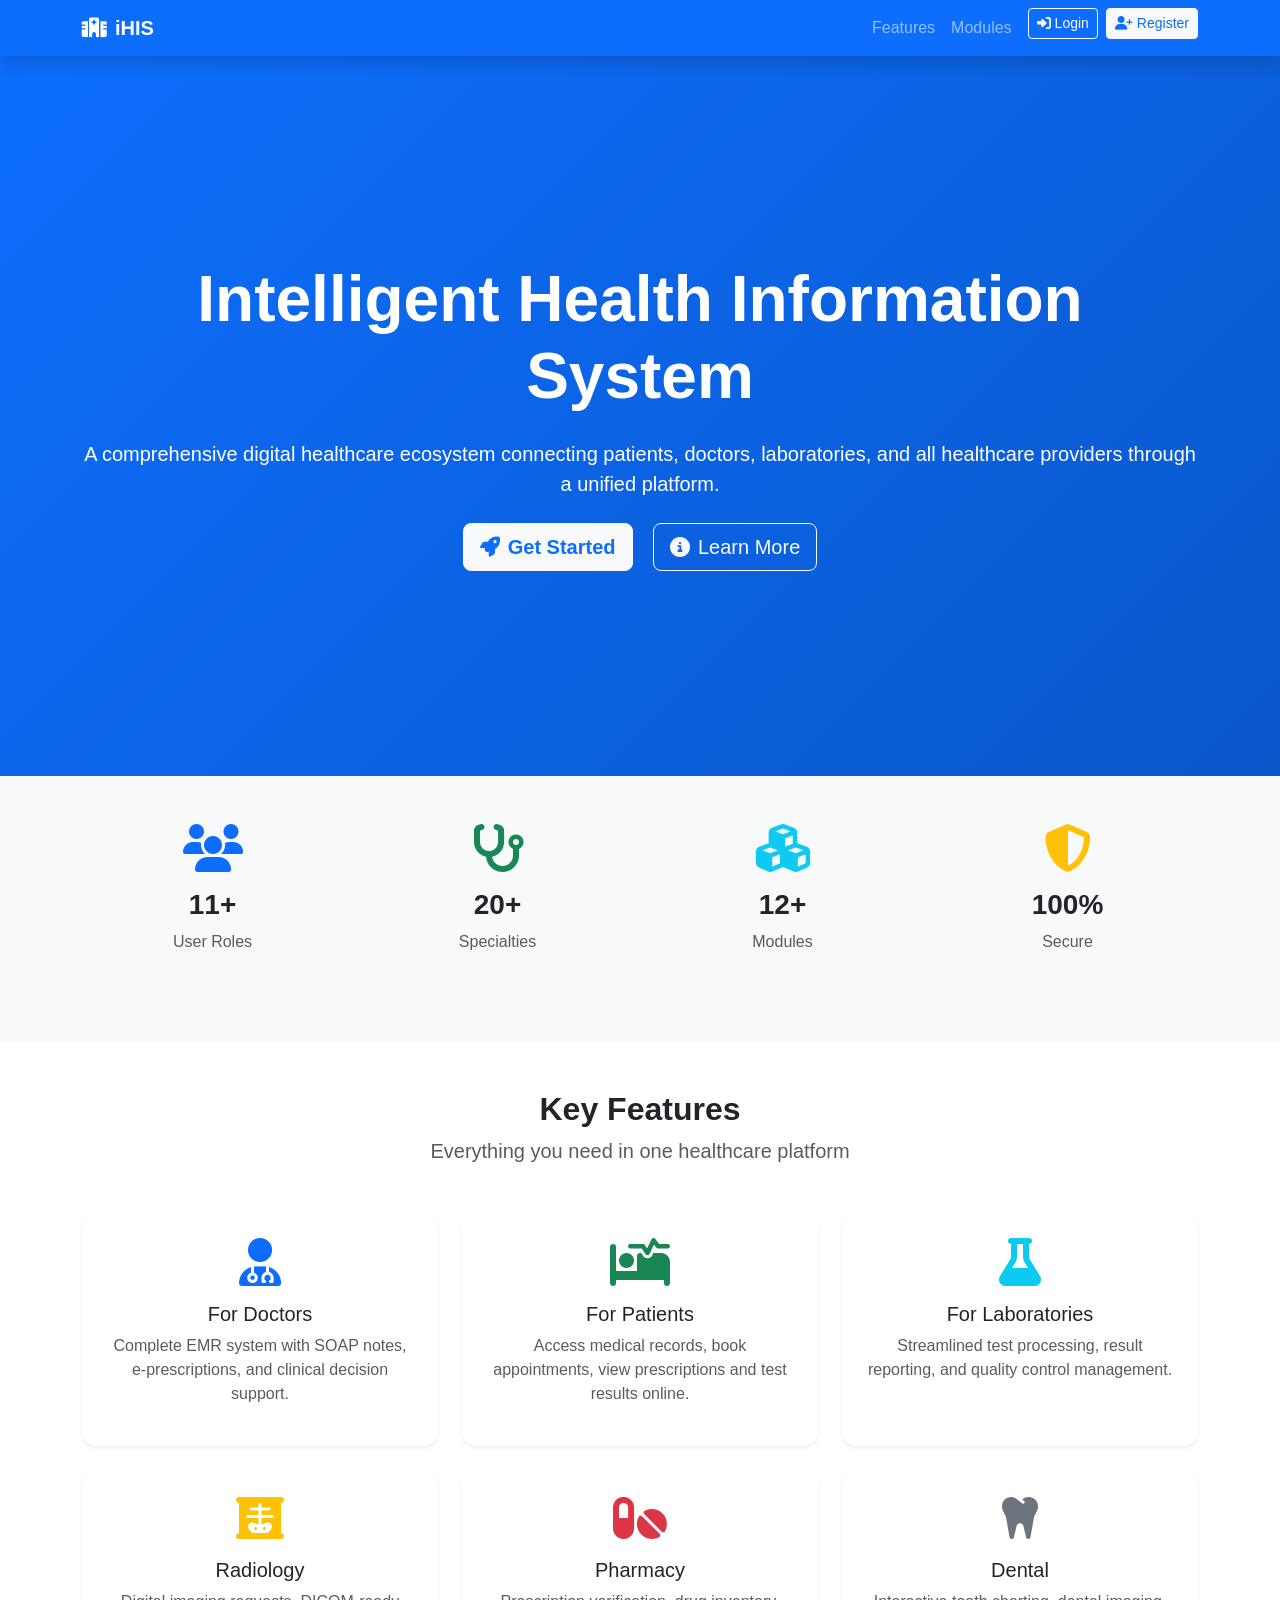
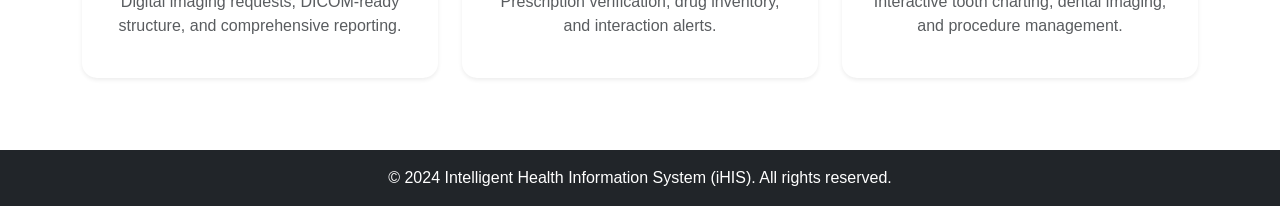
<file: frontend/public/index.html>
<!DOCTYPE html>
<html lang="en">
<head>
    <meta charset="UTF-8">
    <meta name="viewport" content="width=device-width, initial-scale=1.0">
    <meta name="description" content="iHIS - Intelligent Health Information System">
    <title>iHIS - Intelligent Health Information System</title>
    
    <!-- Bootstrap 5 CSS -->
    <link href="https://cdn.jsdelivr.net/npm/bootstrap@5.3.0/dist/css/bootstrap.min.css" rel="stylesheet">
    
    <!-- Font Awesome Icons -->
    <link rel="stylesheet" href="https://cdnjs.cloudflare.com/ajax/libs/font-awesome/6.4.0/css/all.min.css">
    
    <style>
        body {
            font-family: 'Segoe UI', Tahoma, Geneva, Verdana, sans-serif;
        }
        
        .hero {
            background: linear-gradient(135deg, #0d6efd 0%, #0a58ca 100%);
            min-height: 80vh;
        }
        
        .feature-card {
            transition: transform 0.3s;
            border: none;
            border-radius: 15px;
        }
        
        .feature-card:hover {
            transform: translateY(-10px);
            box-shadow: 0 10px 30px rgba(0,0,0,0.1);
        }
        
        .stat-box i {
            transition: transform 0.3s;
        }
        
        .stat-box:hover i {
            transform: scale(1.2);
        }
    </style>
</head>
<body>
    <!-- Navigation -->
    <nav class="navbar navbar-expand-lg navbar-dark bg-primary shadow">
        <div class="container">
            <a class="navbar-brand fw-bold" href="#">
                <i class="fas fa-hospital-alt me-2"></i>iHIS
            </a>
            <button class="navbar-toggler" type="button" data-bs-toggle="collapse" data-bs-target="#navbarNav">
                <span class="navbar-toggler-icon"></span>
            </button>
            <div class="collapse navbar-collapse" id="navbarNav">
                <ul class="navbar-nav ms-auto">
                    <li class="nav-item">
                        <a class="nav-link" href="#features">Features</a>
                    </li>
                    <li class="nav-item">
                        <a class="nav-link" href="#modules">Modules</a>
                    </li>
                    <li class="nav-item ms-2">
                        <a href="pages/auth/login.html" class="btn btn-outline-light btn-sm">
                            <i class="fas fa-sign-in-alt me-1"></i>Login
                        </a>
                    </li>
                    <li class="nav-item ms-2">
                        <a href="pages/auth/register.html" class="btn btn-light btn-sm text-primary">
                            <i class="fas fa-user-plus me-1"></i>Register
                        </a>
                    </li>
                </ul>
            </div>
        </div>
    </nav>

    <!-- Hero Section -->
    <header class="hero text-white d-flex align-items-center">
        <div class="container text-center py-5">
            <h1 class="display-3 fw-bold mb-4">Intelligent Health Information System</h1>
            <p class="lead mb-4">
                A comprehensive digital healthcare ecosystem connecting patients, 
                doctors, laboratories, and all healthcare providers through a unified platform.
            </p>
            <div class="mt-4">
                <a href="pages/auth/register.html" class="btn btn-light btn-lg text-primary fw-bold me-3">
                    <i class="fas fa-rocket me-2"></i>Get Started
                </a>
                <a href="#features" class="btn btn-outline-light btn-lg">
                    <i class="fas fa-info-circle me-2"></i>Learn More
                </a>
            </div>
        </div>
    </header>

    <!-- Stats Section -->
    <section class="py-5 bg-light">
        <div class="container">
            <div class="row text-center">
                <div class="col-md-3 mb-4">
                    <div class="stat-box">
                        <i class="fas fa-users fa-3x text-primary mb-3"></i>
                        <h3 class="fw-bold">11+</h3>
                        <p class="text-muted">User Roles</p>
                    </div>
                </div>
                <div class="col-md-3 mb-4">
                    <div class="stat-box">
                        <i class="fas fa-stethoscope fa-3x text-success mb-3"></i>
                        <h3 class="fw-bold">20+</h3>
                        <p class="text-muted">Specialties</p>
                    </div>
                </div>
                <div class="col-md-3 mb-4">
                    <div class="stat-box">
                        <i class="fas fa-cubes fa-3x text-info mb-3"></i>
                        <h3 class="fw-bold">12+</h3>
                        <p class="text-muted">Modules</p>
                    </div>
                </div>
                <div class="col-md-3 mb-4">
                    <div class="stat-box">
                        <i class="fas fa-shield-alt fa-3x text-warning mb-3"></i>
                        <h3 class="fw-bold">100%</h3>
                        <p class="text-muted">Secure</p>
                    </div>
                </div>
            </div>
        </div>
    </section>

    <!-- Features Section -->
    <section id="features" class="py-5">
        <div class="container">
            <div class="text-center mb-5">
                <h2 class="fw-bold">Key Features</h2>
                <p class="lead text-muted">Everything you need in one healthcare platform</p>
            </div>
            <div class="row">
                <div class="col-md-4 mb-4">
                    <div class="card feature-card shadow-sm h-100">
                        <div class="card-body text-center p-4">
                            <i class="fas fa-user-md fa-3x text-primary mb-3"></i>
                            <h5>For Doctors</h5>
                            <p class="text-muted">
                                Complete EMR system with SOAP notes, e-prescriptions, 
                                and clinical decision support.
                            </p>
                        </div>
                    </div>
                </div>
                <div class="col-md-4 mb-4">
                    <div class="card feature-card shadow-sm h-100">
                        <div class="card-body text-center p-4">
                            <i class="fas fa-procedures fa-3x text-success mb-3"></i>
                            <h5>For Patients</h5>
                            <p class="text-muted">
                                Access medical records, book appointments, 
                                view prescriptions and test results online.
                            </p>
                        </div>
                    </div>
                </div>
                <div class="col-md-4 mb-4">
                    <div class="card feature-card shadow-sm h-100">
                        <div class="card-body text-center p-4">
                            <i class="fas fa-flask fa-3x text-info mb-3"></i>
                            <h5>For Laboratories</h5>
                            <p class="text-muted">
                                Streamlined test processing, result reporting, 
                                and quality control management.
                            </p>
                        </div>
                    </div>
                </div>
                <div class="col-md-4 mb-4">
                    <div class="card feature-card shadow-sm h-100">
                        <div class="card-body text-center p-4">
                            <i class="fas fa-x-ray fa-3x text-warning mb-3"></i>
                            <h5>Radiology</h5>
                            <p class="text-muted">
                                Digital imaging requests, DICOM-ready structure, 
                                and comprehensive reporting.
                            </p>
                        </div>
                    </div>
                </div>
                <div class="col-md-4 mb-4">
                    <div class="card feature-card shadow-sm h-100">
                        <div class="card-body text-center p-4">
                            <i class="fas fa-pills fa-3x text-danger mb-3"></i>
                            <h5>Pharmacy</h5>
                            <p class="text-muted">
                                Prescription verification, drug inventory, 
                                and interaction alerts.
                            </p>
                        </div>
                    </div>
                </div>
                <div class="col-md-4 mb-4">
                    <div class="card feature-card shadow-sm h-100">
                        <div class="card-body text-center p-4">
                            <i class="fas fa-tooth fa-3x text-secondary mb-3"></i>
                            <h5>Dental</h5>
                            <p class="text-muted">
                                Interactive tooth charting, dental imaging, 
                                and procedure management.
                            </p>
                        </div>
                    </div>
                </div>
            </div>
        </div>
    </section>

    <!-- Footer -->
    <footer class="bg-dark text-white text-center py-3">
        <div class="container">
            <p class="mb-0">
                &copy; 2024 Intelligent Health Information System (iHIS). All rights reserved.
            </p>
        </div>
    </footer>

    <!-- Bootstrap JS -->
    <script src="https://cdn.jsdelivr.net/npm/bootstrap@5.3.0/dist/js/bootstrap.bundle.min.js"></script>
</body>
</html>
</file>
